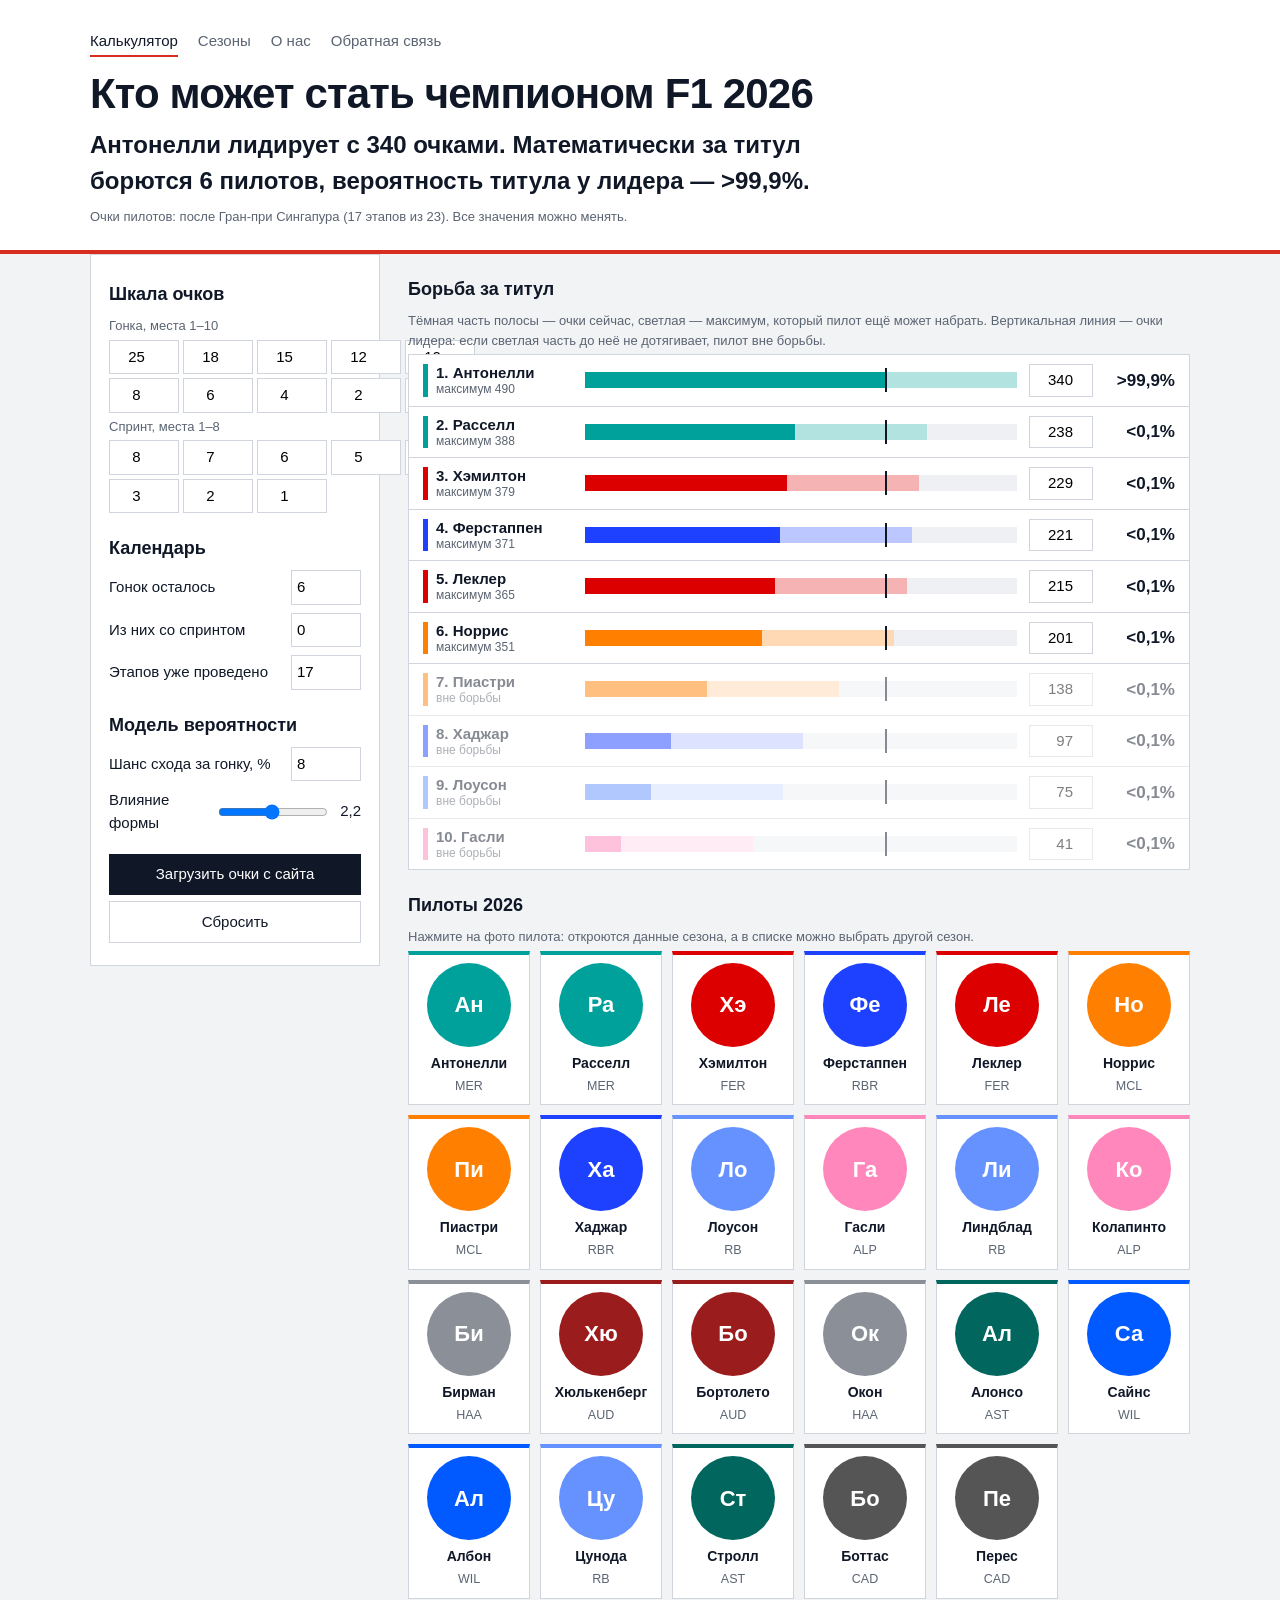
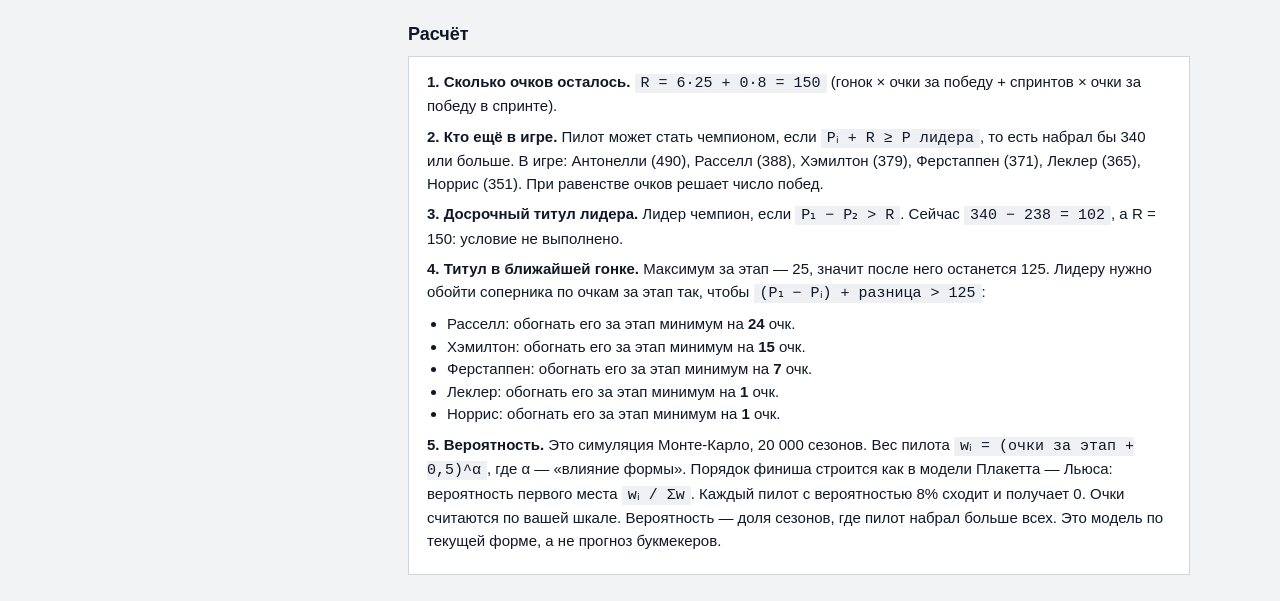
<file: index.html>
<!DOCTYPE html>
<html lang="ru">
<head>
  <meta charset="UTF-8">
  <meta name="viewport" content="width=device-width, initial-scale=1.0">
  <title>Калькулятор чемпиона F1 2026</title>
  <link rel="stylesheet" href="style.css">
</head>
<body>
<header class="head">
  <div class="wrap">
    <nav class="nav" aria-label="Разделы"><a href="index.html" aria-current="page">Калькулятор</a><a href="seasons.html">Сезоны</a><a href="about.html">О нас</a><a href="contacts.html">Обратная связь</a></nav>
    <h1>Кто может стать чемпионом F1 2026</h1>
    <p id="verdict" class="verdict"></p>
    <p class="src">Очки пилотов: после Гран-при Сингапура (17 этапов из 23). Все значения можно менять.</p>
  </div>
</header>

<div class="wrap layout">
  <aside class="panel">
    <h2>Шкала очков</h2>
    <p class="hint">Гонка, места 1–10</p>
    <div id="raceScale" class="scale"></div>
    <p class="hint">Спринт, места 1–8</p>
    <div id="sprintScale" class="scale"></div>

    <h2>Календарь</h2>
    <label>Гонок осталось <input type="number" id="nGP" min="0" max="24" value="6"></label>
    <label>Из них со спринтом <input type="number" id="nSP" min="0" max="24" value="0"></label>
    <label>Этапов уже проведено <input type="number" id="done" min="1" max="30" value="17"></label>

    <h2>Модель вероятности</h2>
    <label>Шанс схода за гонку, % <input type="number" id="dnf" min="0" max="60" value="8"></label>
    <label>Влияние формы <input type="range" id="alpha" min="0.5" max="4" step="0.1" value="2.2"><output id="alphaOut">2,2</output></label>

    <button id="live" type="button">Загрузить очки с сайта</button>
    <button id="reset" type="button" class="ghost">Сбросить</button>
    <p id="status" class="hint" role="status"></p>
  </aside>

  <main>
    <section>
      <h2>Борьба за титул</h2>
      <p class="hint">Тёмная часть полосы — очки сейчас, светлая — максимум, который пилот ещё может набрать. Вертикальная линия — очки лидера: если светлая часть до неё не дотягивает, пилот вне борьбы.</p>
      <div id="board" class="board"></div>
    </section>
    <section>
      <h2>Пилоты 2026</h2>
      <p class="hint">Нажмите на фото пилота: откроются данные сезона, а в списке можно выбрать другой сезон.</p>
      <div id="cards" class="cards"></div>
    </section>
    <section>
      <h2>Расчёт</h2>
      <div id="math" class="math"></div>
    </section>
  </main>
</div>
<dialog id="dlg" aria-labelledby="dName">
  <button type="button" id="dClose" class="x" aria-label="Закрыть">×</button>
  <div class="dhead"><img id="dImg" alt="" width="96" height="96"><div><h3 id="dName"></h3><p id="dTeam" class="hint"></p></div></div>
  <label>Сезон <select id="yr"></select></label>
  <div id="stat" class="stat" role="status"></div>
  <p id="bio" class="hint"></p>
</dialog>
<script src="app.js"></script>
</body>
</html>
</file>
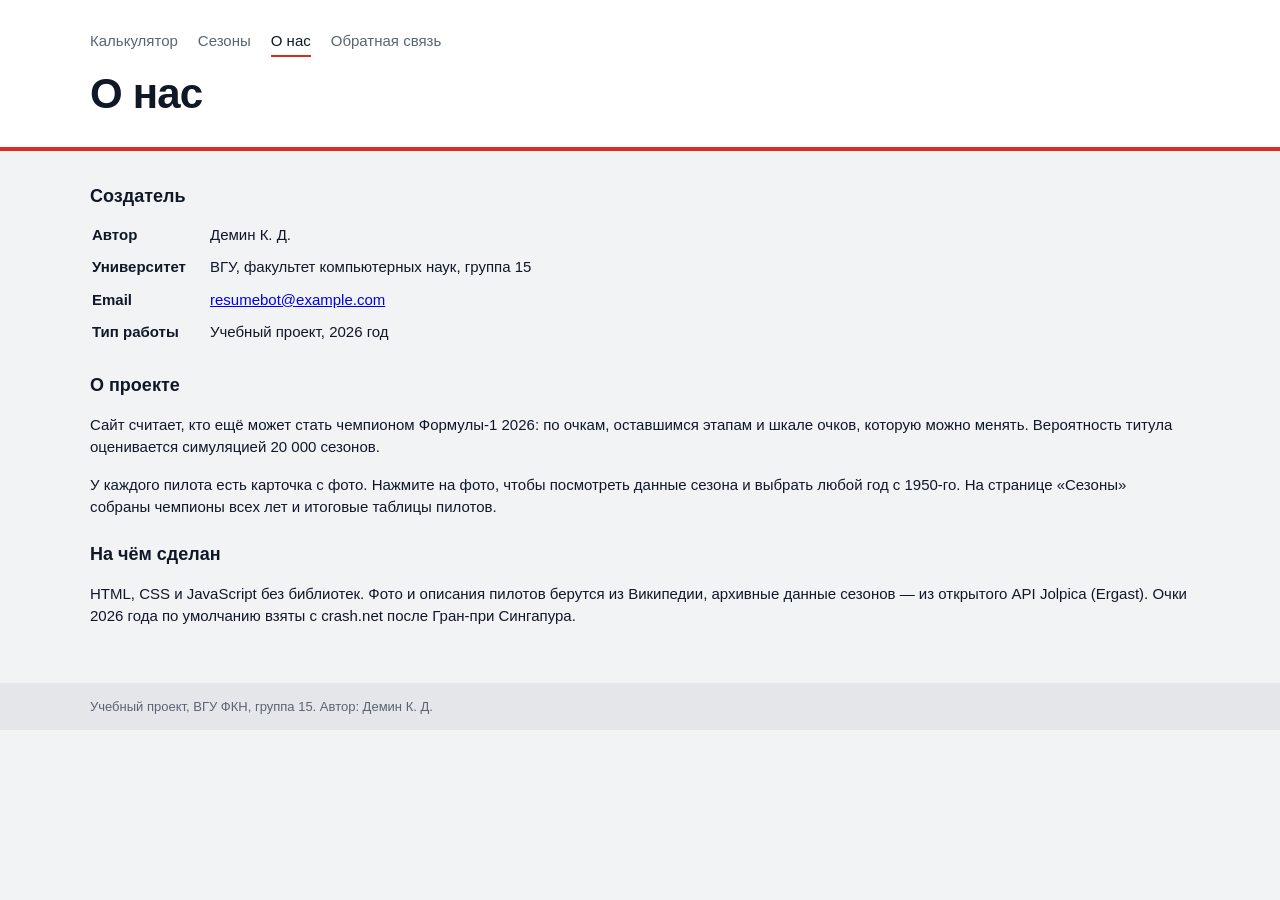
<file: about.html>
<!DOCTYPE html>
<html lang="ru">
<head>
  <meta charset="UTF-8">
  <meta name="viewport" content="width=device-width, initial-scale=1.0">
  <title>О нас — F1 2026</title>
  <link rel="stylesheet" href="style.css">
</head>
<body>
<header class="head"><div class="wrap"><nav class="nav" aria-label="Разделы"><a href="index.html">Калькулятор</a><a href="seasons.html">Сезоны</a><a href="about.html" aria-current="page">О нас</a><a href="contacts.html">Обратная связь</a></nav><h1>О нас</h1></div></header>
<div class="wrap page">
<h2>Создатель</h2>
<table class="info">
<tr><td>Автор</td><td>Демин К. Д.</td></tr>
<tr><td>Университет</td><td>ВГУ, факультет компьютерных наук, группа 15</td></tr>
<tr><td>Email</td><td><a href="mailto:resumebot@example.com">resumebot@example.com</a></td></tr>
<tr><td>Тип работы</td><td>Учебный проект, 2026 год</td></tr>
</table>
<h2>О проекте</h2>
<p>Сайт считает, кто ещё может стать чемпионом Формулы-1 2026: по очкам, оставшимся этапам и шкале очков, которую можно менять. Вероятность титула оценивается симуляцией 20 000 сезонов.</p>
<p>У каждого пилота есть карточка с фото. Нажмите на фото, чтобы посмотреть данные сезона и выбрать любой год с 1950-го. На странице «Сезоны» собраны чемпионы всех лет и итоговые таблицы пилотов.</p>
<h2>На чём сделан</h2>
<p>HTML, CSS и JavaScript без библиотек. Фото и описания пилотов берутся из Википедии, архивные данные сезонов — из открытого API Jolpica (Ergast). Очки 2026 года по умолчанию взяты с crash.net после Гран-при Сингапура.</p>
</div>
<footer class="foot"><div class="wrap">Учебный проект, ВГУ ФКН, группа 15. Автор: Демин К. Д.</div></footer>

</body>
</html>
</file>
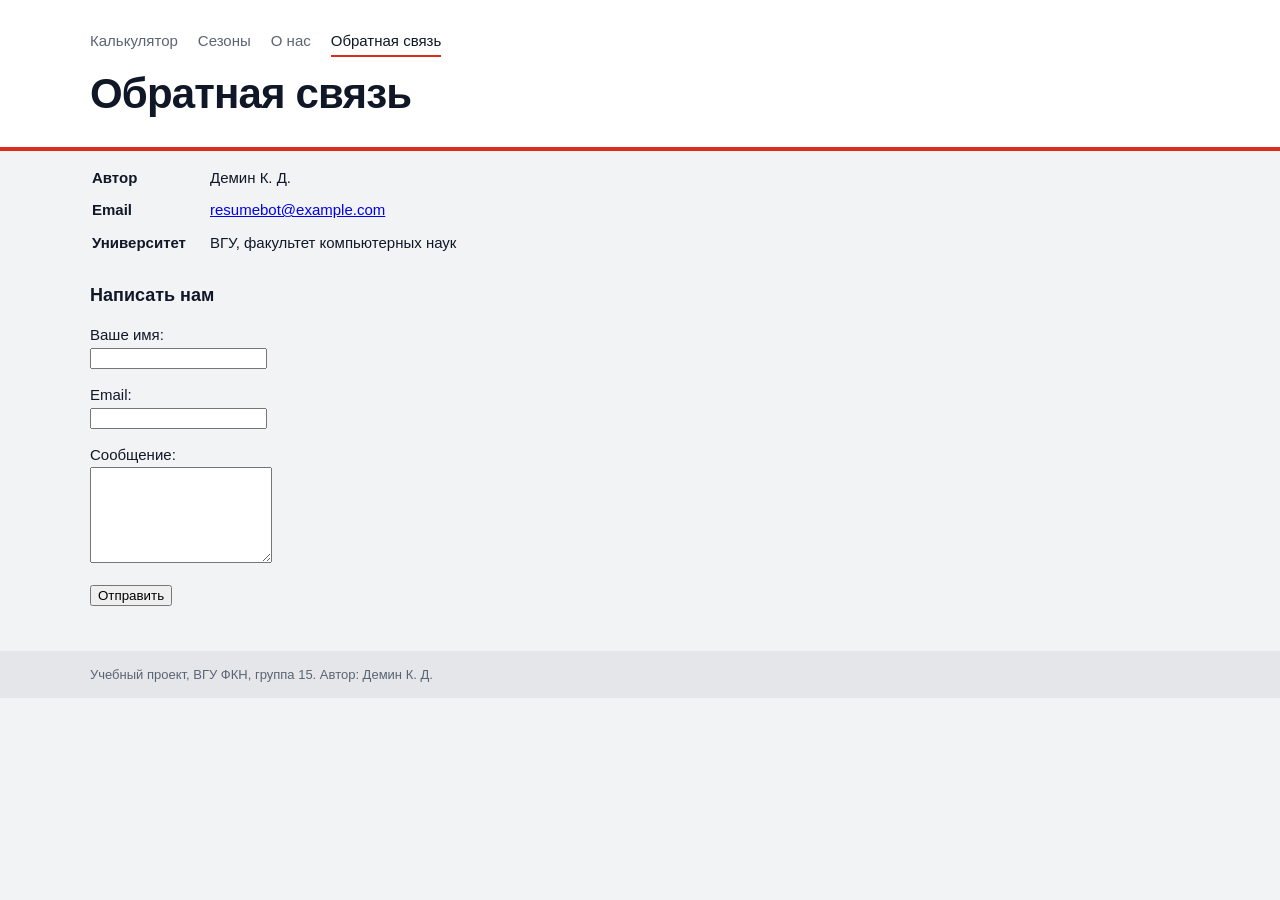
<file: contacts.html>
<!DOCTYPE html>
<html lang="ru">
<head>
  <meta charset="UTF-8">
  <meta name="viewport" content="width=device-width, initial-scale=1.0">
  <title>Обратная связь — F1 2026</title>
  <link rel="stylesheet" href="style.css">
</head>
<body>
<header class="head"><div class="wrap"><nav class="nav" aria-label="Разделы"><a href="index.html">Калькулятор</a><a href="seasons.html">Сезоны</a><a href="about.html">О нас</a><a href="contacts.html" aria-current="page">Обратная связь</a></nav><h1>Обратная связь</h1></div></header>
<div class="wrap page">
<table class="info">
<tr><td>Автор</td><td>Демин К. Д.</td></tr>
<tr><td>Email</td><td><a href="mailto:resumebot@example.com">resumebot@example.com</a></td></tr>
<tr><td>Университет</td><td>ВГУ, факультет компьютерных наук</td></tr>
</table>
<h2>Написать нам</h2>
<form class="feedback" id="fb">
  <p><label for="name">Ваше имя:</label><br><input type="text" id="name" required></p>
  <p><label for="email">Email:</label><br><input type="email" id="email" required></p>
  <p><label for="message">Сообщение:</label><br><textarea id="message" rows="6" required></textarea></p>
  <input type="submit" value="Отправить">
  <p id="ok" class="hint" role="status"></p>
</form>
</div>
<footer class="foot"><div class="wrap">Учебный проект, ВГУ ФКН, группа 15. Автор: Демин К. Д.</div></footer>
<script>
document.getElementById("fb").onsubmit=function(e){e.preventDefault();
var n=document.getElementById("name").value,m=document.getElementById("email").value,t=document.getElementById("message").value;
location.href="mailto:resumebot@example.com?subject="+encodeURIComponent("Отзыв о сайте F1 от "+n)+"&body="+encodeURIComponent(t+"\n\n"+n+" ("+m+")");
document.getElementById("ok").textContent="Открылось почтовое приложение с готовым письмом. Нажмите «Отправить» в нём.";};
</script>
</body>
</html>
</file>
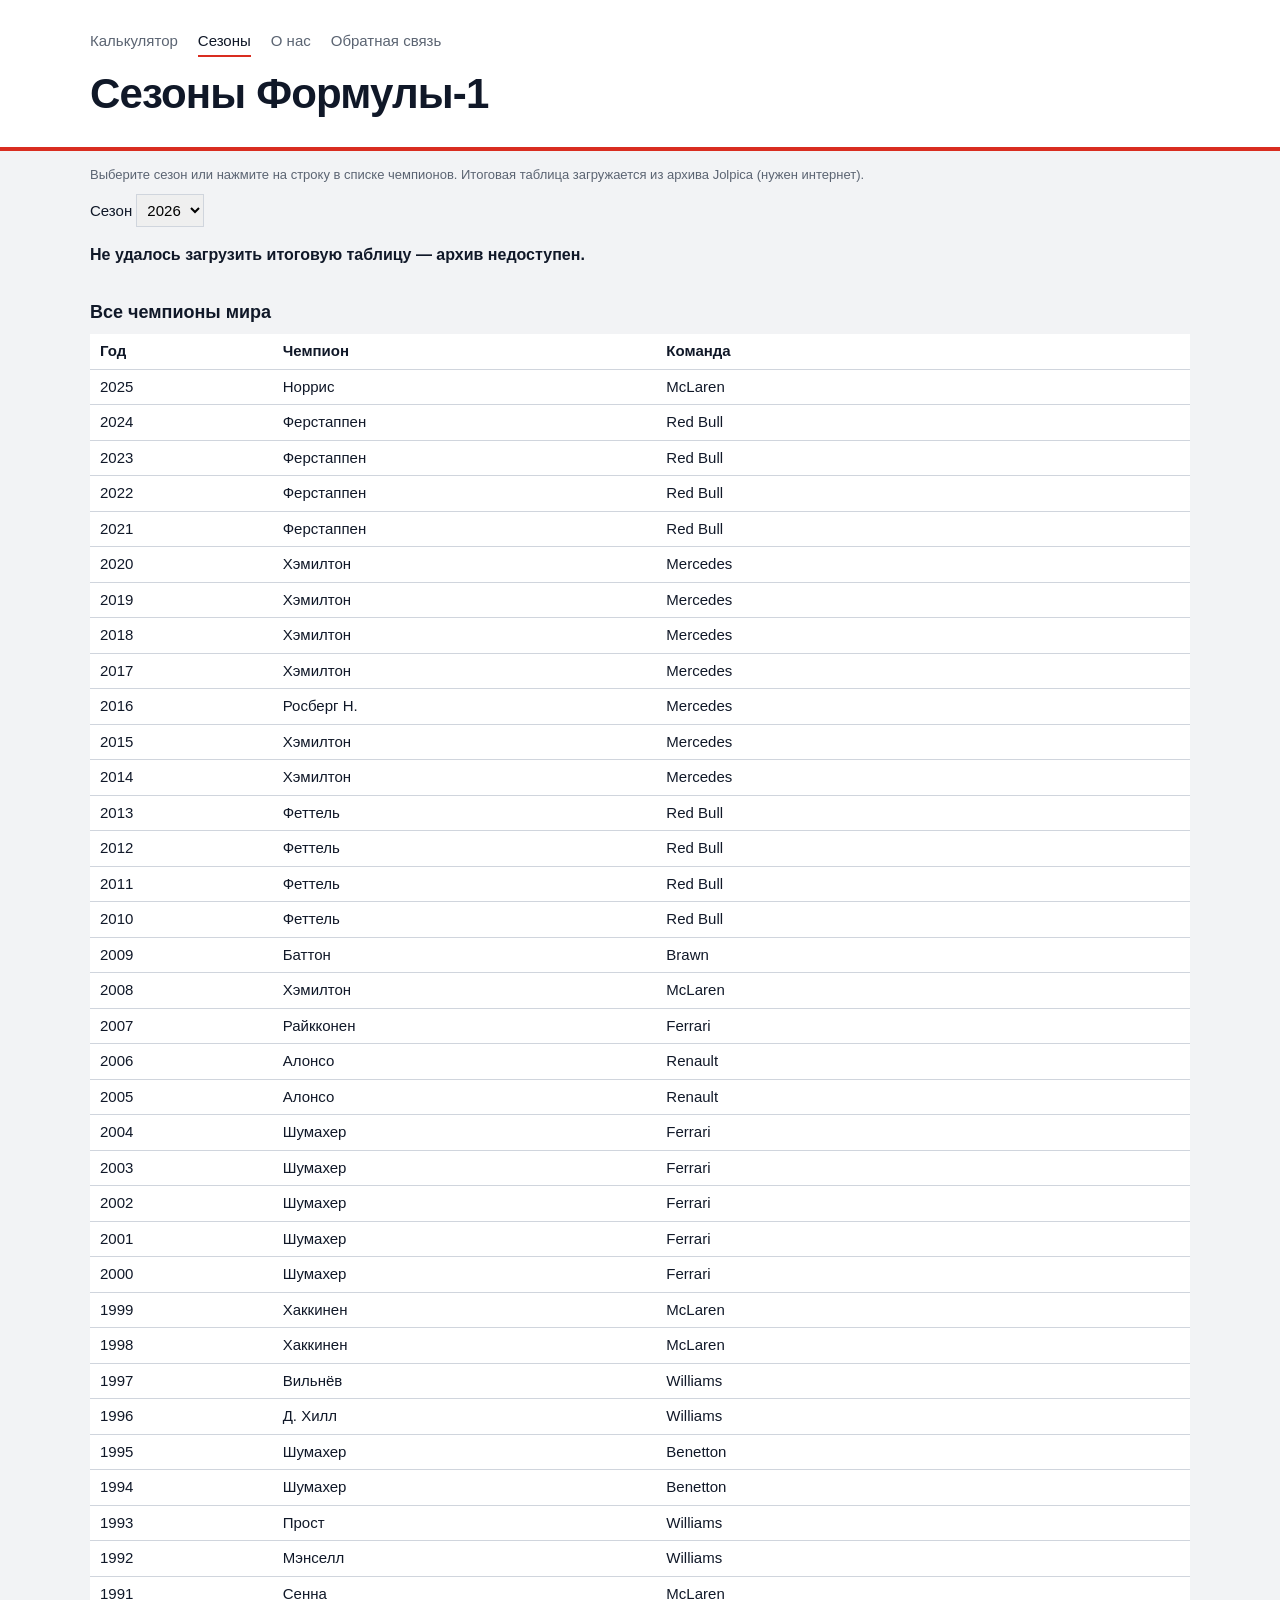
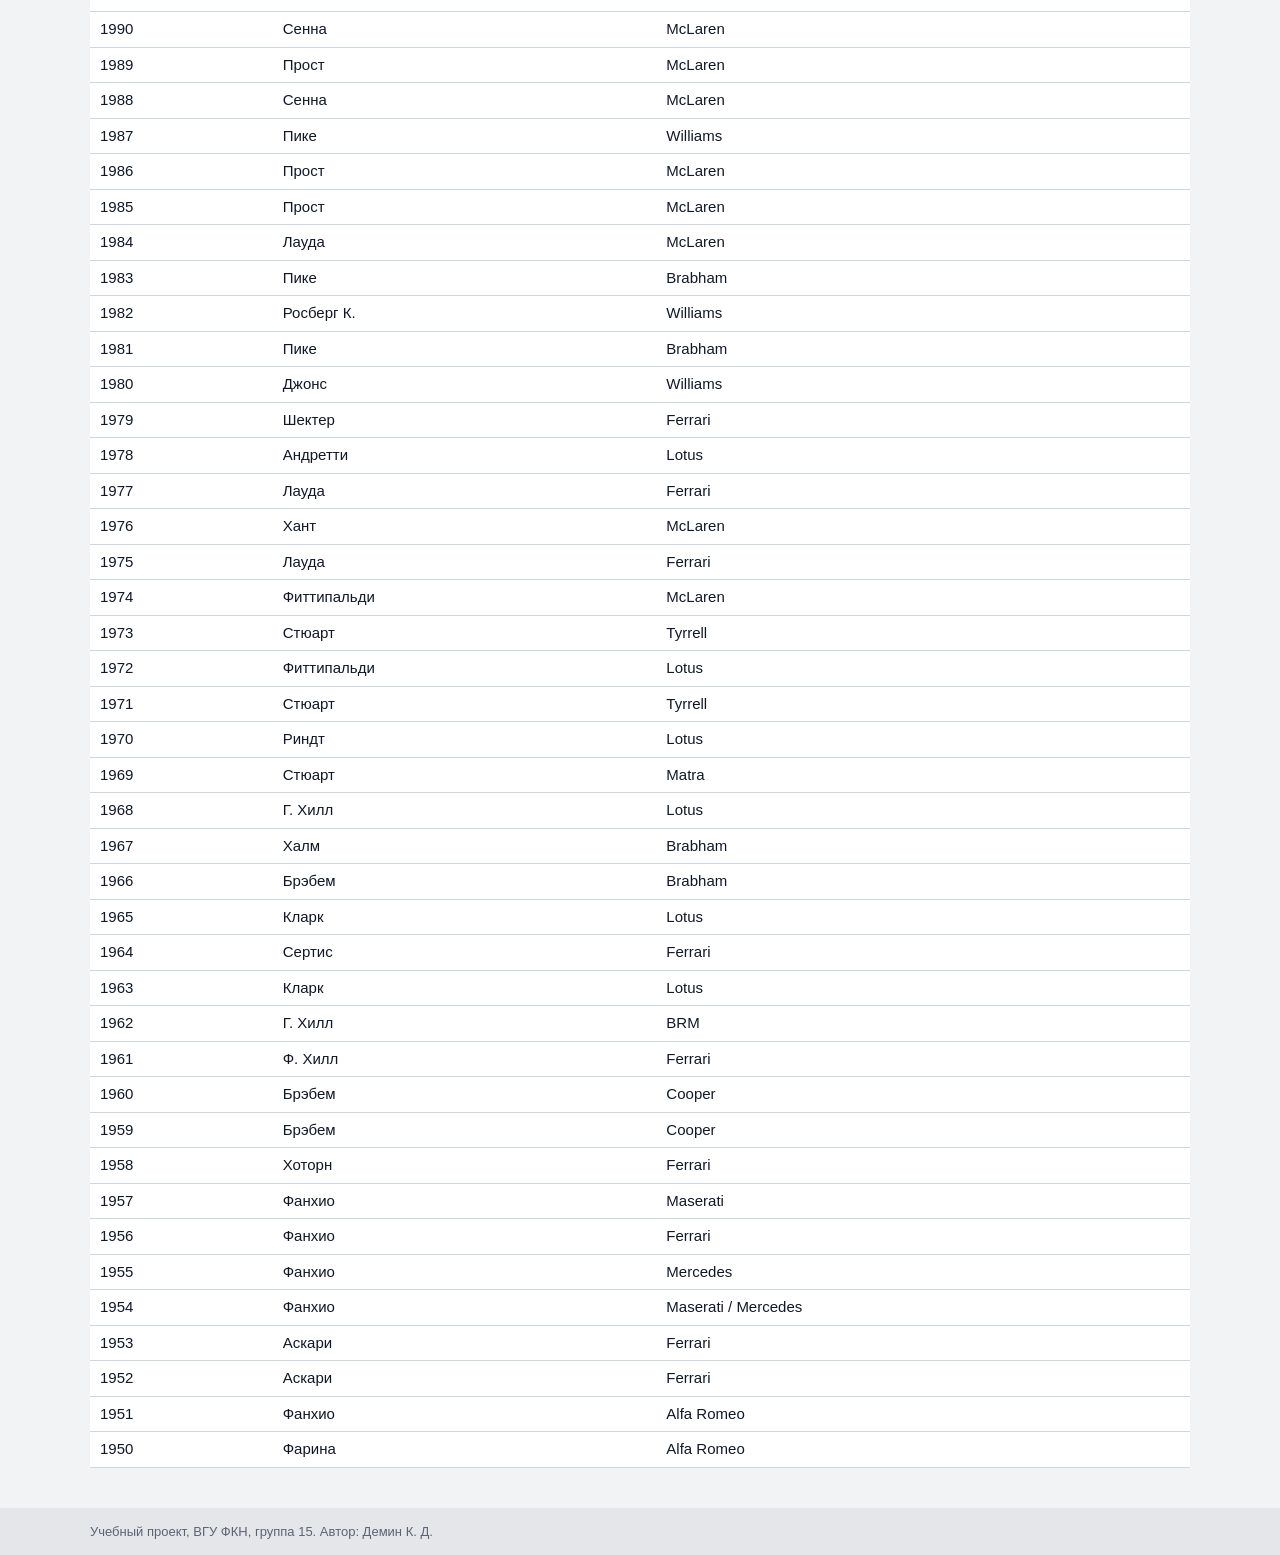
<file: seasons.html>
<!DOCTYPE html>
<html lang="ru">
<head>
  <meta charset="UTF-8">
  <meta name="viewport" content="width=device-width, initial-scale=1.0">
  <title>Сезоны Формулы-1 — F1 2026</title>
  <link rel="stylesheet" href="style.css">
</head>
<body>
<header class="head"><div class="wrap"><nav class="nav" aria-label="Разделы"><a href="index.html">Калькулятор</a><a href="seasons.html" aria-current="page">Сезоны</a><a href="about.html">О нас</a><a href="contacts.html">Обратная связь</a></nav><h1>Сезоны Формулы-1</h1></div></header>
<div class="wrap page">
<p class="hint">Выберите сезон или нажмите на строку в списке чемпионов. Итоговая таблица загружается из архива Jolpica (нужен интернет).</p>
<label>Сезон <select id="yr"></select></label>
<div id="sInfo" class="stat" role="status"></div>
<div class="tw"><table id="sTable" class="tbl"></table></div>
<h2>Все чемпионы мира</h2>
<div class="tw"><table id="champs" class="tbl"></table></div>
</div>
<footer class="foot"><div class="wrap">Учебный проект, ВГУ ФКН, группа 15. Автор: Демин К. Д.</div></footer>
<script src="seasons.js"></script>
</body>
</html>
</file>
<file: style.css>
:root{--bg:#f2f3f5;--ink:#101828;--mute:#5b6472;--line:#d0d5dd;--card:#fff;--acc:#d92d20}
*{box-sizing:border-box}
body{margin:0;background:var(--bg);color:var(--ink);font:15px/1.5 Bahnschrift,"Segoe UI","Helvetica Neue",Arial,sans-serif}
.wrap{width:92%;max-width:1100px;margin:0 auto}
.head{background:var(--card);border-bottom:4px solid var(--acc);padding:28px 0 20px}
h1{margin:0 0 10px;font-size:clamp(26px,5vw,42px);line-height:1.1;letter-spacing:-.02em}
h2{font-size:18px;margin:22px 0 8px}
.verdict{font-size:clamp(18px,2.6vw,24px);font-weight:600;margin:0 0 8px;max-width:60ch}
.src,.hint{color:var(--mute);font-size:13px;margin:4px 0}
.layout{display:grid;grid-template-columns:290px 1fr;gap:28px;align-items:start;padding-bottom:40px}
.panel{background:var(--card);border:1px solid var(--line);padding:4px 18px 18px}
.panel label{display:flex;justify-content:space-between;align-items:center;gap:10px;margin:8px 0}
.panel input[type=number]{width:70px;padding:5px;border:1px solid var(--line);font:inherit}
.panel input[type=range]{width:110px}
.scale{display:grid;grid-template-columns:repeat(5,1fr);gap:4px}
.scale input{width:100%;padding:4px 2px;text-align:center;border:1px solid var(--line);font:inherit}
button{width:100%;margin-top:12px;padding:9px;border:0;background:var(--ink);color:#fff;font:inherit;cursor:pointer}
button.ghost{background:none;color:var(--ink);border:1px solid var(--line);margin-top:6px}
button:focus-visible,input:focus-visible{outline:3px solid #7aa7ff;outline-offset:1px}
.board{background:var(--card);border:1px solid var(--line)}
.row{display:grid;grid-template-columns:150px 1fr 70px 64px;gap:12px;align-items:center;padding:9px 14px;border-bottom:1px solid var(--line)}
.row:last-child{border-bottom:0}
.row.out{opacity:.5}
.name{font-weight:600;border-left:5px solid var(--c);padding-left:8px;line-height:1.2}
.name small{display:block;font-weight:400;color:var(--mute);font-size:12px}
.gauge{position:relative;height:16px;background:#eef0f3}
.gauge .max{position:absolute;inset:0 auto 0 0;background:color-mix(in srgb,var(--c) 30%,#fff)}
.gauge .cur{position:absolute;inset:0 auto 0 0;background:var(--c)}
.gauge .lead{position:absolute;top:-4px;bottom:-4px;width:2px;background:var(--ink)}
.row input{width:64px;padding:4px;border:1px solid var(--line);font:inherit;text-align:right}
.prob{text-align:right;font-weight:700;font-size:17px}
.math{background:var(--card);border:1px solid var(--line);padding:6px 18px 14px}
.math p{margin:8px 0}
.math code{background:#eef0f3;padding:1px 6px}
.math ul{margin:6px 0;padding-left:20px}
@media (max-width:820px){.layout{grid-template-columns:1fr}.row{grid-template-columns:1fr 64px 56px;}.row .gauge{grid-column:1/-1;order:5}}
.nav{display:flex;flex-wrap:wrap;gap:6px 20px;margin-bottom:14px}
.nav a{color:var(--mute);text-decoration:none;padding:2px 0;border-bottom:2px solid transparent}
.nav a[aria-current],.nav a:hover{color:var(--ink);border-color:var(--acc)}
.page{padding:10px 0 40px}.page .info td,.info td{padding:4px 22px 4px 0}.info td:first-child{font-weight:700}
.foot{background:#e4e6ea;color:var(--mute);font-size:13px;padding:14px 0}
.cards{display:grid;grid-template-columns:repeat(auto-fill,minmax(120px,1fr));gap:10px}
.card{background:var(--card);border:1px solid var(--line);border-top:4px solid var(--c);padding:8px;margin:0;color:var(--ink);text-align:center;width:auto}
.card:hover{border-color:var(--ink);border-top-color:var(--c)}
.ph{width:84px;height:84px;margin:0 auto 6px;border-radius:50%;background:var(--c);color:#fff;display:grid;place-items:center;font-weight:700;font-size:22px;overflow:hidden}
.ph img{width:100%;height:100%;object-fit:cover;object-position:top}
.card b{display:block;font-size:14px}.card small{color:var(--mute)}
dialog{border:1px solid var(--ink);padding:20px;width:min(460px,92vw);background:var(--card);color:var(--ink)}
dialog::backdrop{background:rgba(16,24,40,.55)}
.x{position:absolute;top:6px;right:10px;width:auto;margin:0;background:none;color:var(--ink);font-size:26px;padding:0 6px}
.dhead{display:flex;gap:14px;align-items:center;margin-bottom:12px}.dhead h3{margin:0}.dhead img{border-radius:50%;object-fit:cover;object-position:top;background:#e4e6ea}
select{padding:6px;font:inherit;border:1px solid var(--line);margin:6px 0}
.stat{margin:10px 0;font-size:16px;font-weight:600;min-height:24px}
.tw{overflow-x:auto}.tbl{border-collapse:collapse;width:100%;background:var(--card)}
.tbl th,.tbl td{border-bottom:1px solid var(--line);padding:6px 10px;text-align:left}.tbl tr[data-y]{cursor:pointer}.tbl tr[data-y]:hover{background:#eef0f3}
</file>
